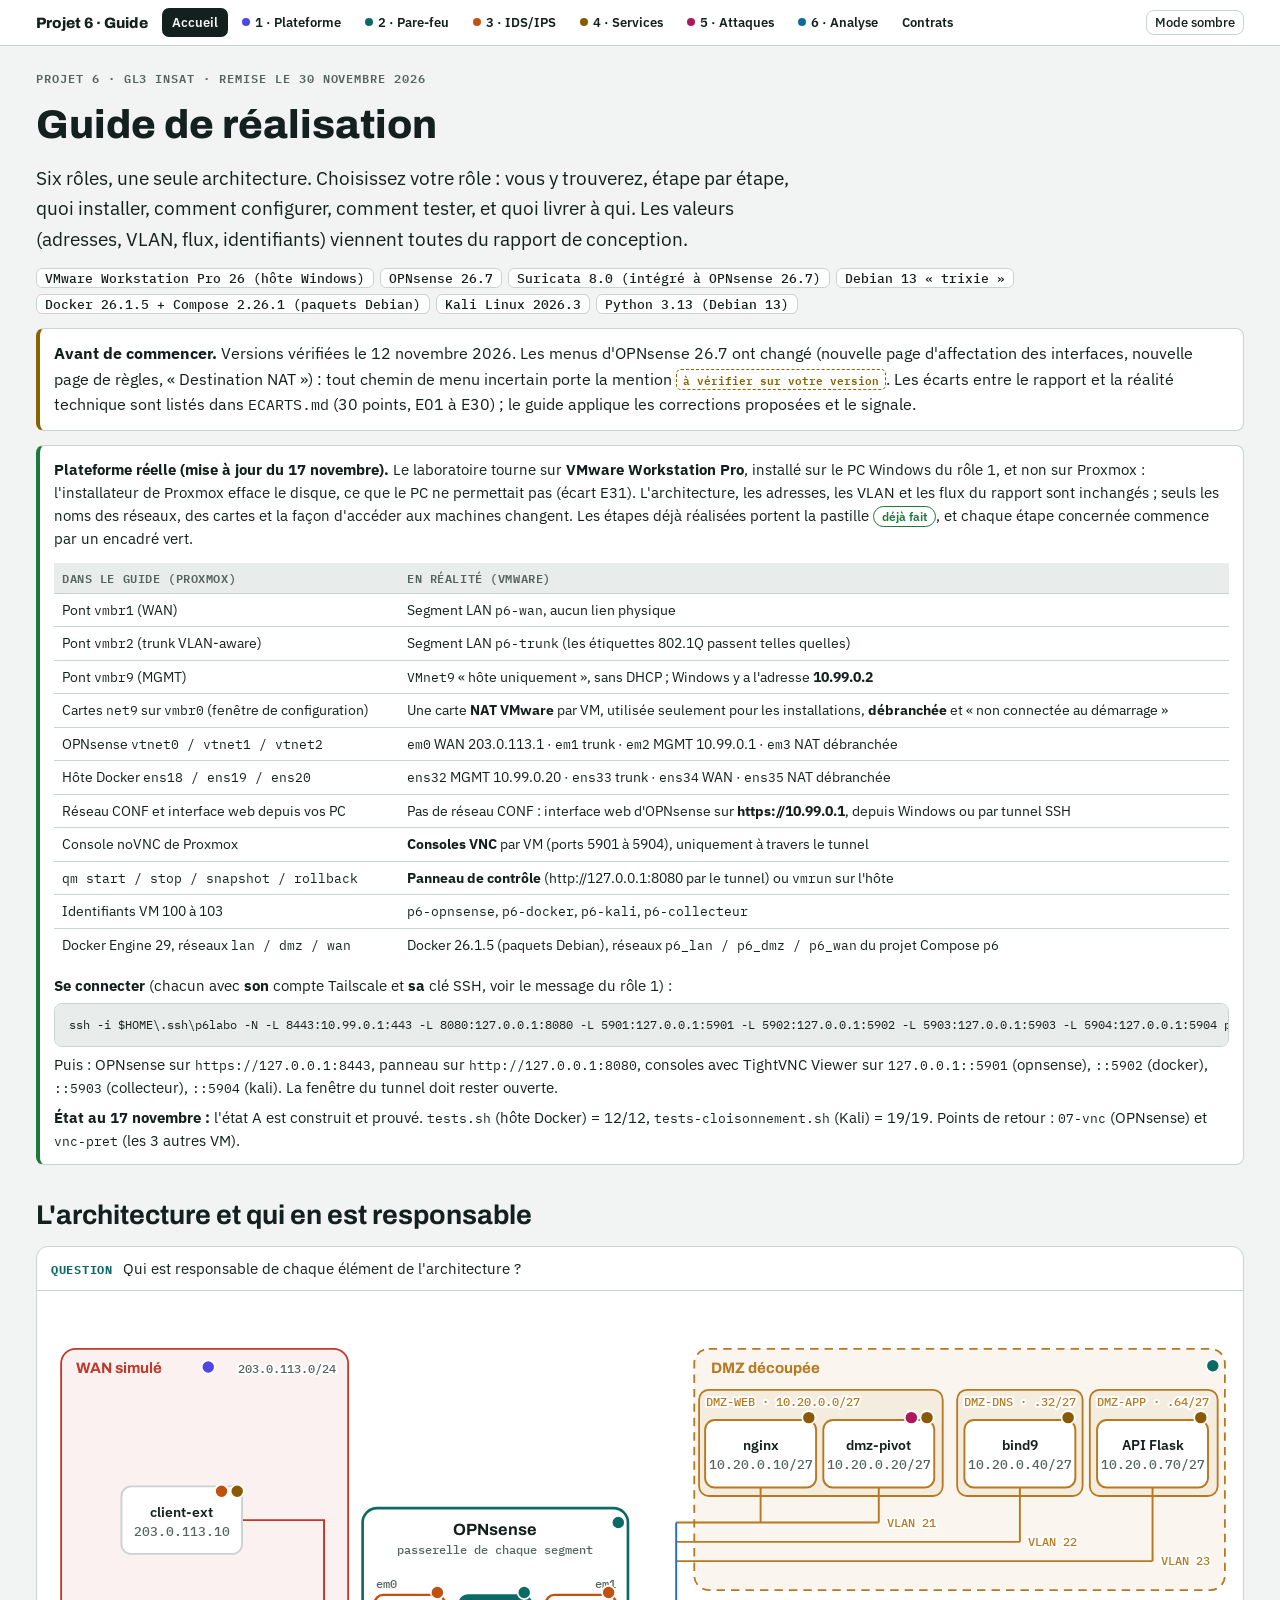
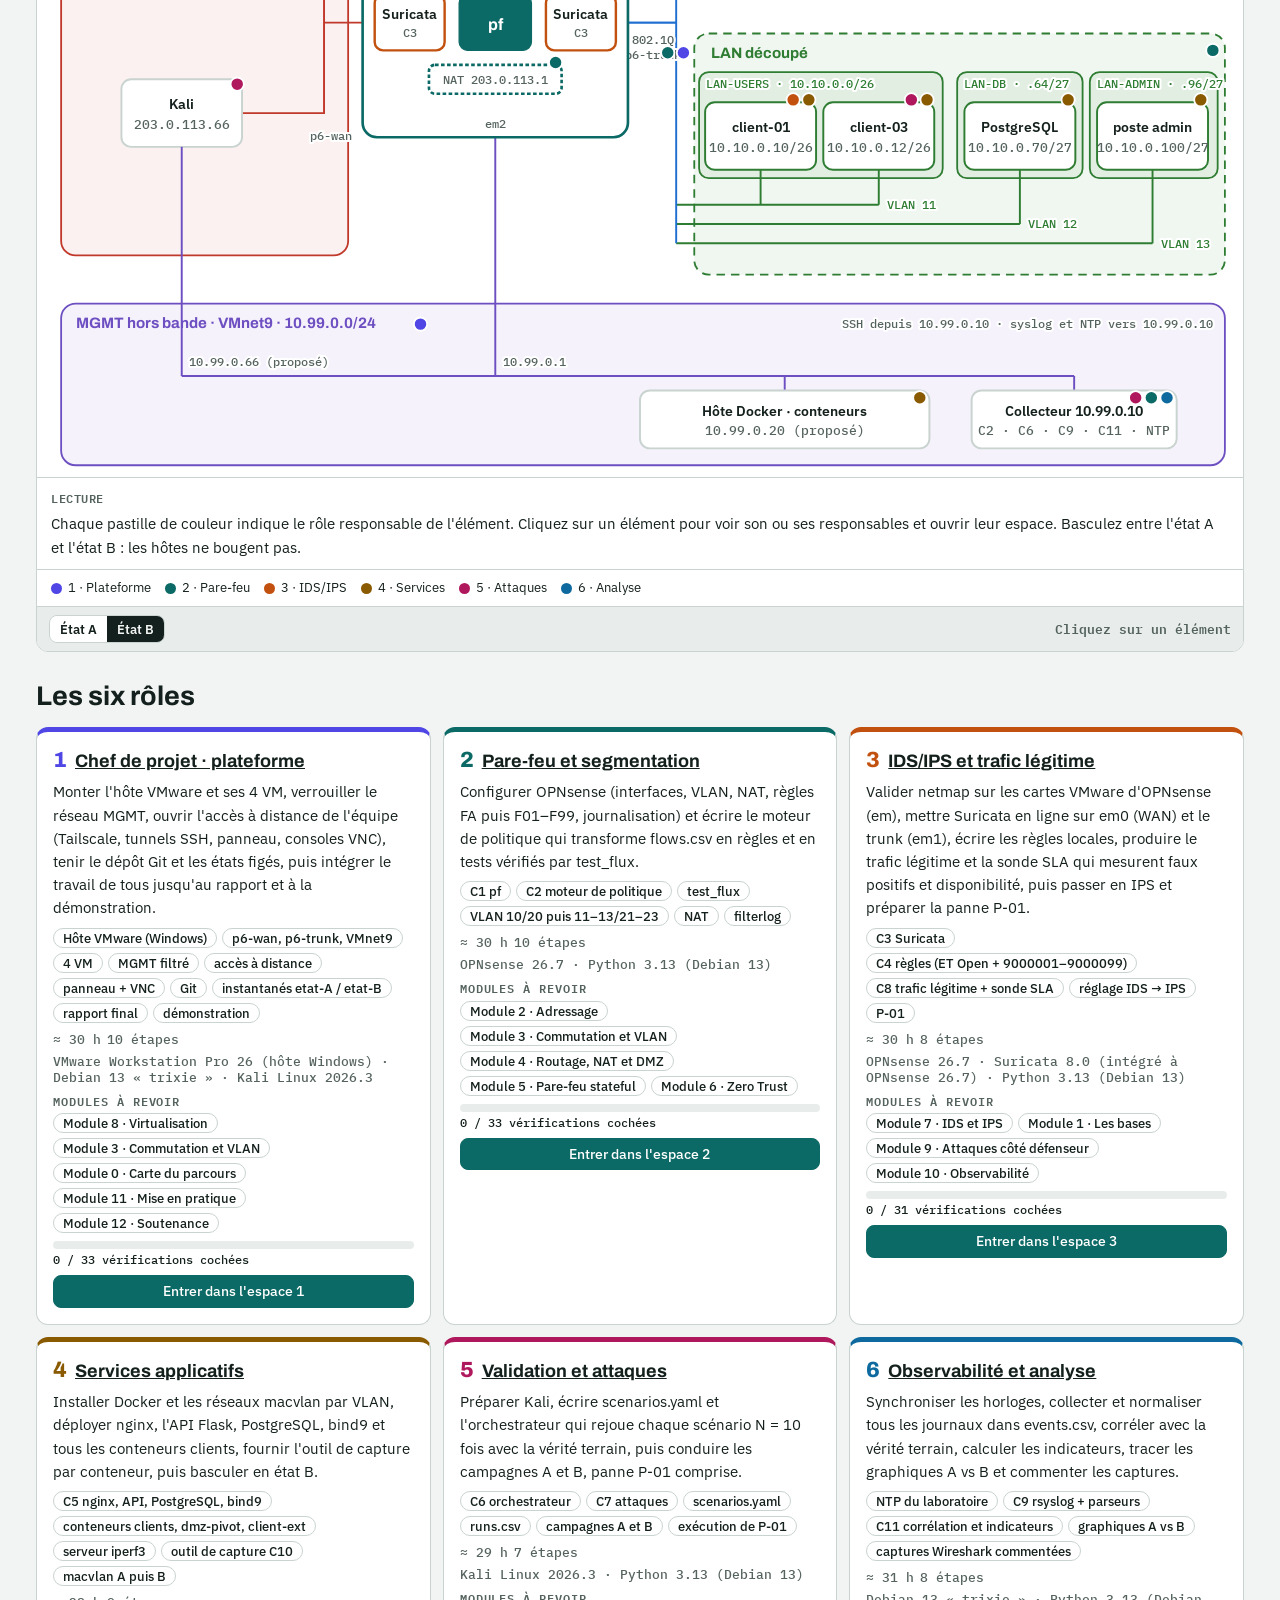
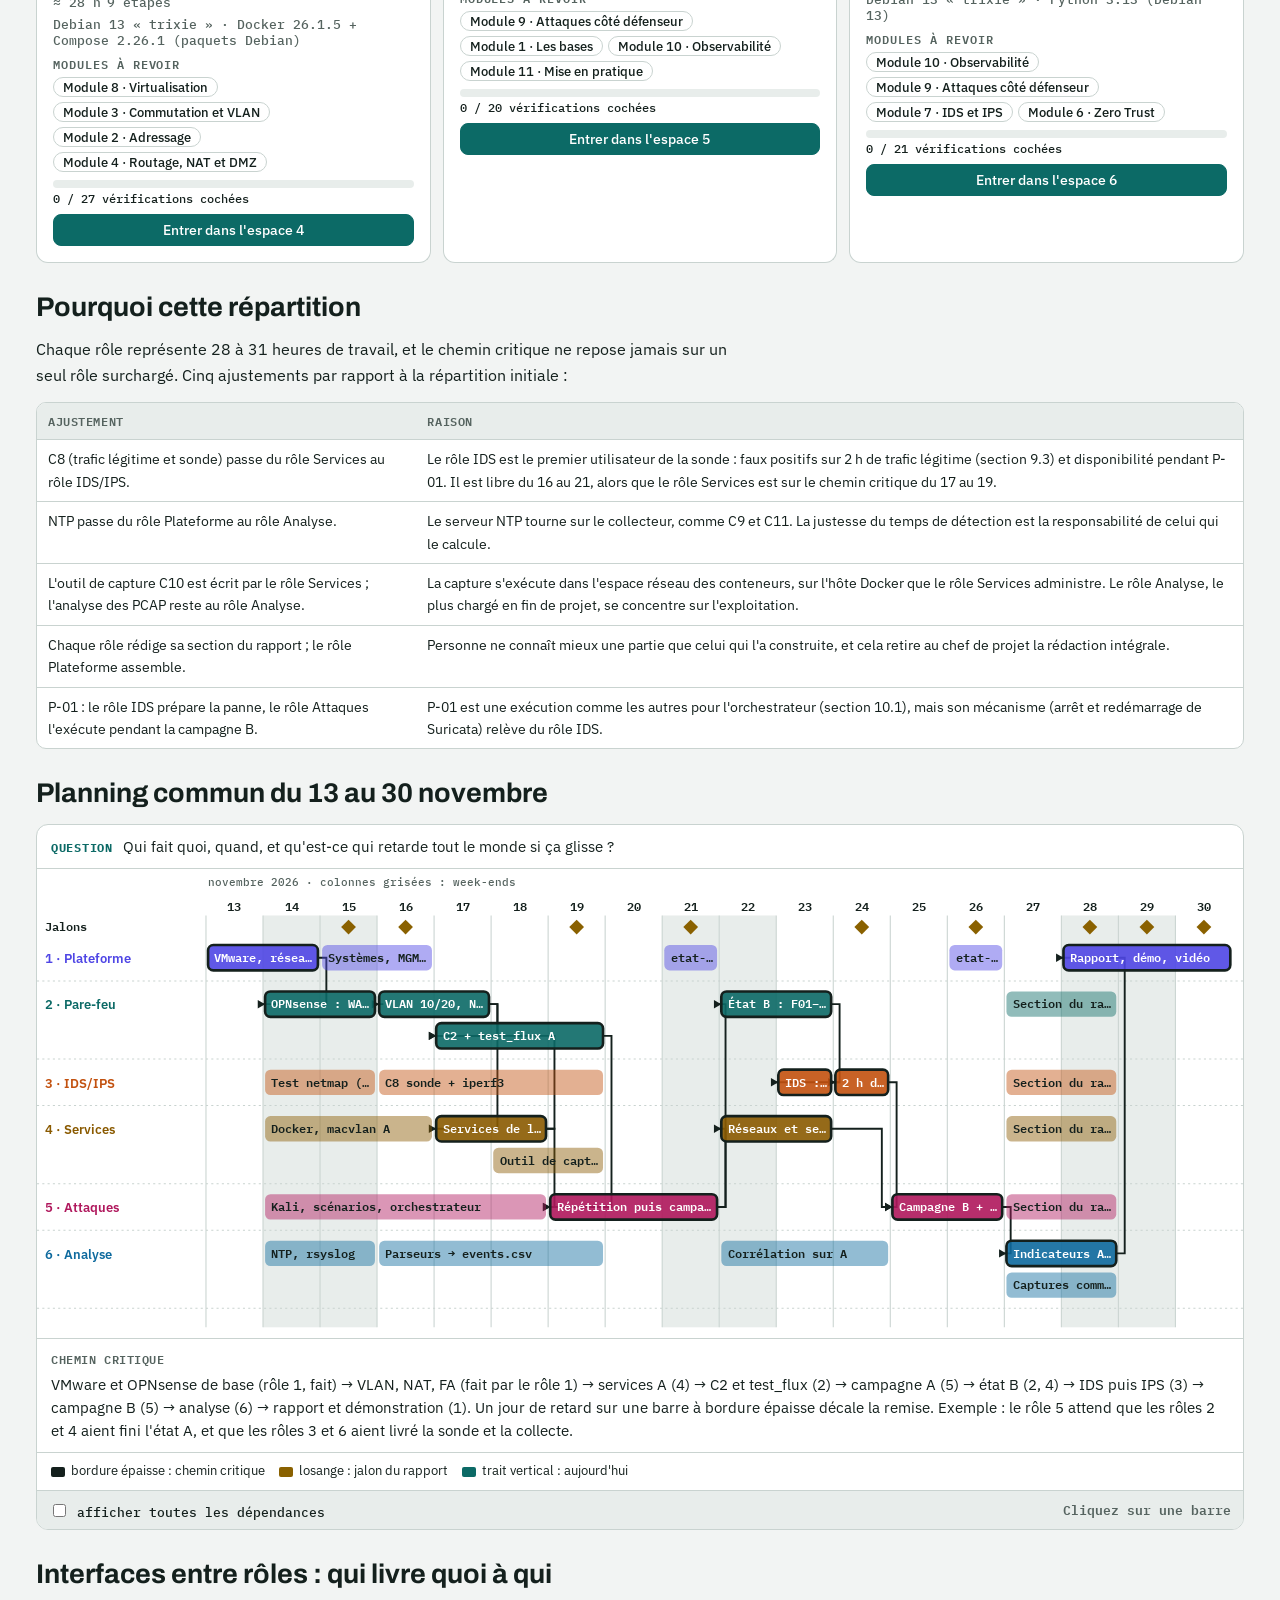
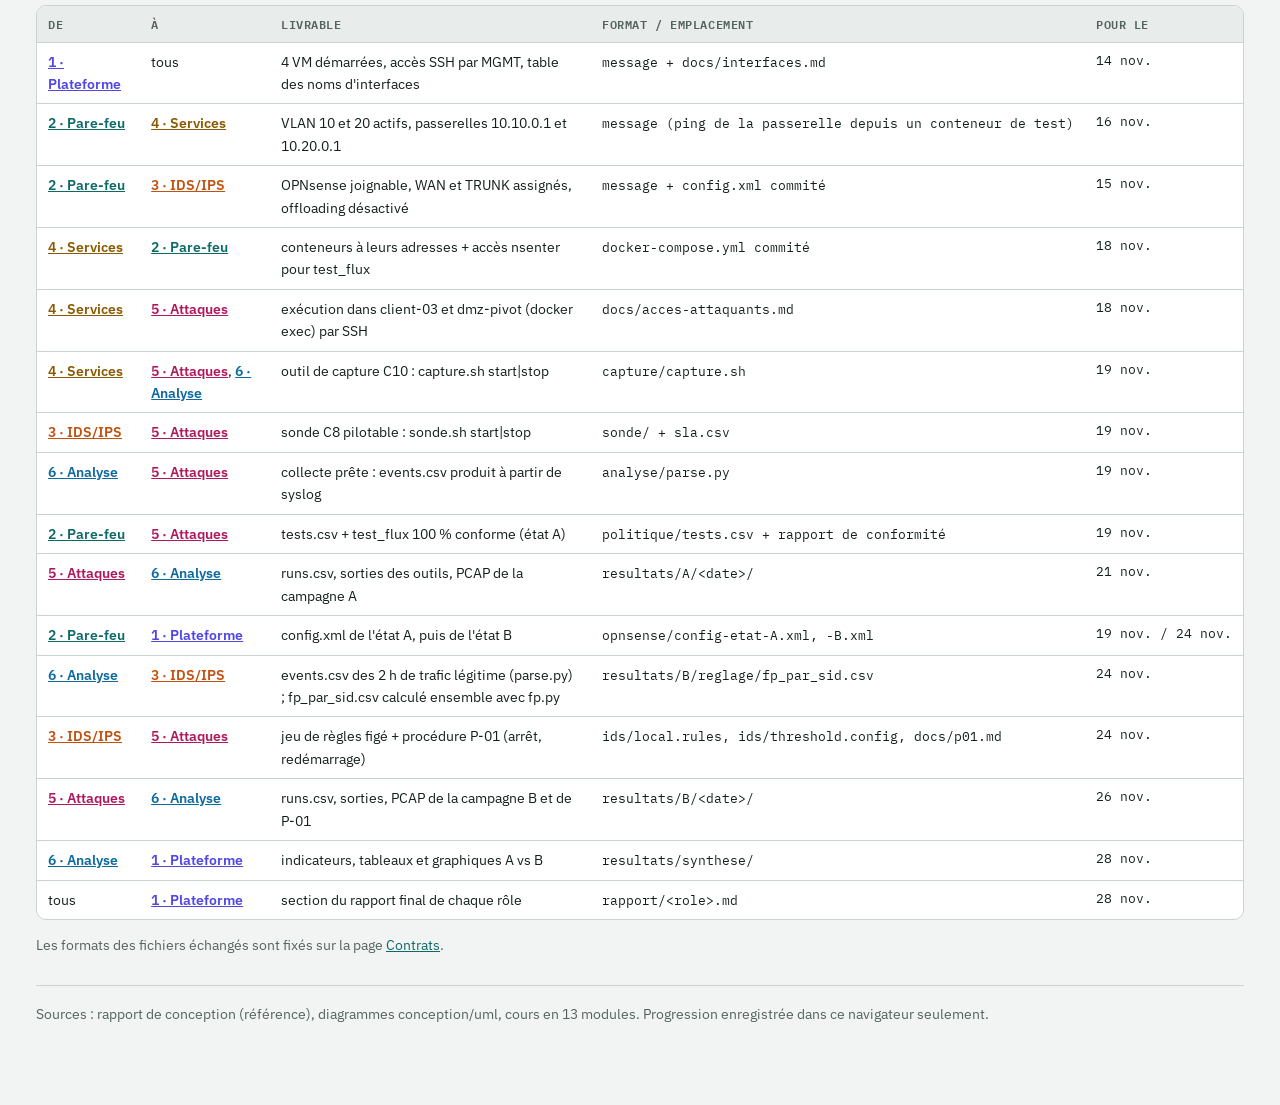
<file: sources/guide/index.html>
<!doctype html><html><head><meta charset=utf8><meta name=viewport content="width=device-width,initial-scale=1,viewport-fit=cover"><style>:root{color-scheme:light;box-sizing:border-box;padding-top:env(safe-area-inset-top,0px);padding-bottom:env(safe-area-inset-bottom,0px)}html{scroll-padding-top:env(safe-area-inset-top,0px)}body{margin:0;padding:0;font:14px -apple-system,BlinkMacSystemFont,sans-serif;background:#fff;color:#000}img{max-width:100%}[hidden]:not([hidden=until-found i]){display:none!important}</style></head><body>
<title>Guide de réalisation Projet 6</title>
<meta name="claude:viewport-fit-sides" content="cover">
<link rel="preconnect" href="https://fonts.googleapis.com">
<link rel="preconnect" href="https://fonts.gstatic.com" crossorigin>
<link rel="stylesheet" href="https://fonts.googleapis.com/css2?family=Archivo:wght@600;700;800&family=IBM+Plex+Mono:wght@400;500;600&family=IBM+Plex+Sans:ital,wght@0,400;0,500;0,600;1,400&display=swap">
<link rel="stylesheet" href="style.css">

<header class="top">
  <div class="in">
    <a class="brand" href="#accueil">Projet 6 · Guide</a>
    <nav class="nav" id="nav" aria-label="Rôles"></nav>
    <button class="btn sm" type="button" id="theme" aria-pressed="false">Mode sombre</button>
  </div>
</header>
<main id="main"><p class="muted">Chargement du guide…</p></main>

<script src="core.js"></script>
<script src="data/home.js"></script>
<script src="data/contrats.js"></script>
<script src="data/role-chef.js"></script>
<script src="data/role-parefeu.js"></script>
<script src="data/role-services.js"></script>
<script src="data/role-attaques.js"></script>
<script src="data/role-ids.js"></script>
<script src="data/role-analyse.js"></script>
<script src="data/rapport.js"></script>
<script src="data/dependances.js"></script>
<script src="schemas-base.js"></script>
<script src="schemas-chef.js"></script>
<script src="schemas-parefeu.js"></script>
<script src="schemas-services.js"></script>
<script src="schemas-attaques.js"></script>
<script src="schemas-ids.js"></script>
<script src="schemas-analyse.js"></script>
<script src="app.js"></script>

</body></html>
</file>
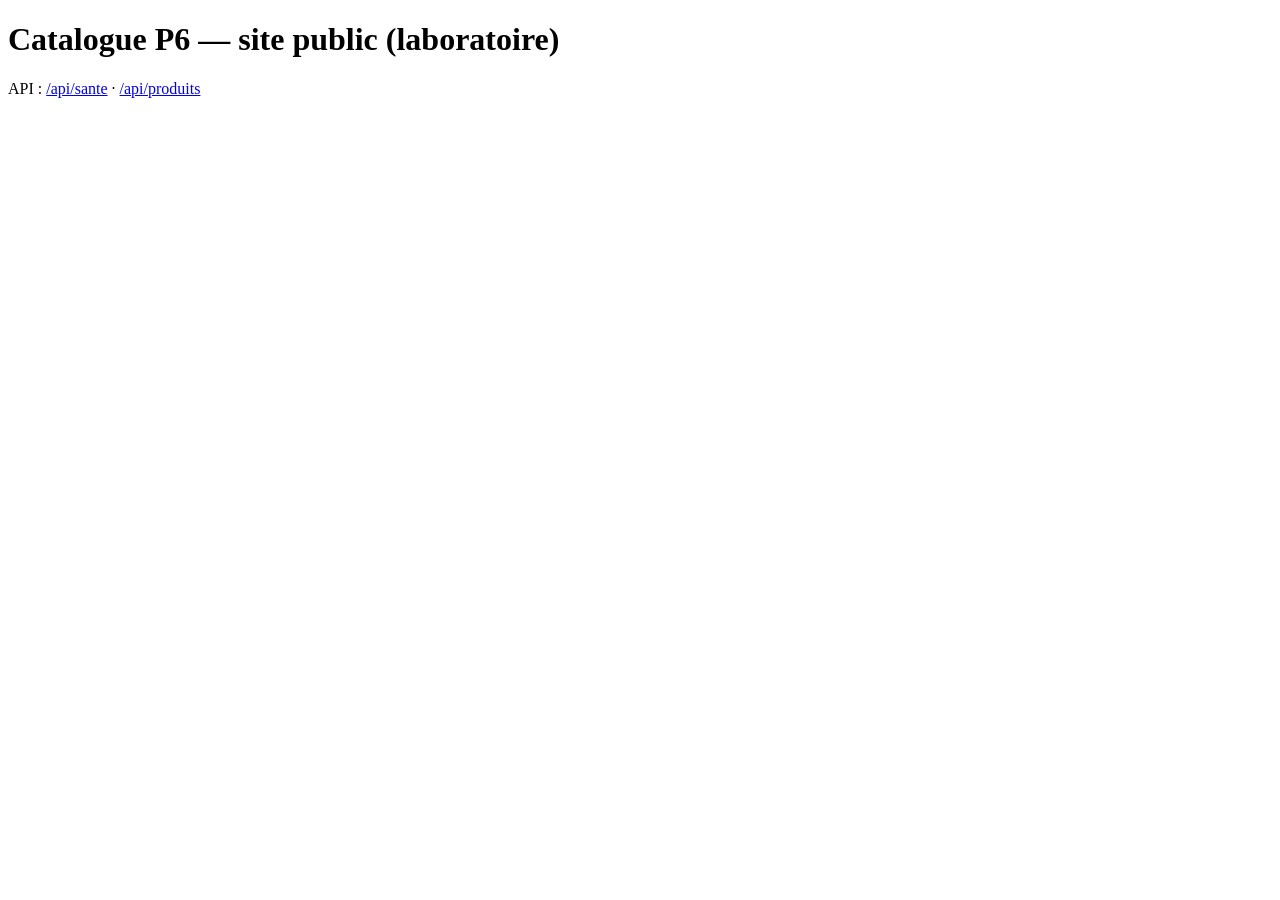
<file: plateforme/labo/docker/p6-etat-a/nginx/html/index.html>
<!DOCTYPE html>
<html lang="fr">
<head><meta charset="utf-8"><title>Catalogue P6</title></head>
<body>
  <h1>Catalogue P6 &mdash; site public (laboratoire)</h1>
  <p>API : <a href="/api/sante">/api/sante</a> &middot; <a href="/api/produits">/api/produits</a></p>
</body>
</html>
</file>
<file: sources/guide/style.css>
/* Guide de réalisation Projet 6.
   Mise en page : barre de navigation fixe en haut, colonne de contenu de 1180 px, étapes repliables.
   Couleurs de zone imposées : WAN rouge, DMZ ambre, LAN vert, MGMT violet, trunk bleu. Accent OPNsense sarcelle, Suricata orange. */
:root{
  --bg:#F2F4F3; --surface:#FFFFFF; --surface-2:#E8EDEB; --line:#C9D3D0; --fg:#14201D; --muted:#55635F;
  --acc:#0C6A66; --on-acc:#FFFFFF;
  --wan:#C0392B; --dmz:#B7791F; --lan:#2E7D32; --mgmt:#6D4FC2; --trunk:#1F6FD1; --ids:#C2510F;
  --ok:#1B7A3A; --bad:#A61B1B; --warn:#8A6100; --chg:#FFF0B3;
  --r1:#4F46E5; --r2:#0C6A66; --r3:#C2510F; --r4:#8A5A00; --r5:#B0185D; --r6:#0E6A9E;
  --f-d:"Archivo","Helvetica Neue",Arial,sans-serif;
  --f-b:"IBM Plex Sans","Segoe UI",system-ui,sans-serif;
  --f-m:"IBM Plex Mono",ui-monospace,Consolas,monospace;
}
@media (prefers-color-scheme: dark){
  :root:not([data-theme="light"]){
    --bg:#0E1513; --surface:#151F1D; --surface-2:#1C2825; --line:#2F3E3A; --fg:#E4ECE9; --muted:#98A7A3;
    --acc:#3DB5AC; --on-acc:#05201D;
    --wan:#F07167; --dmz:#E8B04B; --lan:#66BB6A; --mgmt:#A78BFA; --trunk:#64A5F5; --ids:#F08B52;
    --ok:#5CC27C; --bad:#F2696F; --warn:#E2B04A; --chg:#4A4020;
    --r1:#8B85F7; --r2:#3DB5AC; --r3:#F08B52; --r4:#D9A441; --r5:#F06AA6; --r6:#5DB3E8;
    color-scheme:dark;
  }
}
:root[data-theme="dark"]{
  --bg:#0E1513; --surface:#151F1D; --surface-2:#1C2825; --line:#2F3E3A; --fg:#E4ECE9; --muted:#98A7A3;
  --acc:#3DB5AC; --on-acc:#05201D;
  --wan:#F07167; --dmz:#E8B04B; --lan:#66BB6A; --mgmt:#A78BFA; --trunk:#64A5F5; --ids:#F08B52;
  --ok:#5CC27C; --bad:#F2696F; --warn:#E2B04A; --chg:#4A4020;
  --r1:#8B85F7; --r2:#3DB5AC; --r3:#F08B52; --r4:#D9A441; --r5:#F06AA6; --r6:#5DB3E8;
  color-scheme:dark;
}
*{box-sizing:border-box}
html{scroll-padding-top:calc(76px + env(safe-area-inset-top, 0px))}
body{background:var(--bg);color:var(--fg);font-family:var(--f-b);font-size:16px;line-height:1.6}
body::before{content:"";position:fixed;inset:0 0 auto;height:env(safe-area-inset-top,0px);z-index:30;background:var(--surface)}
h1,h2,h3,h4{font-family:var(--f-d);line-height:1.2;text-wrap:balance;margin:0}
h1{font-size:clamp(26px,4vw,40px);font-weight:800}
h2{font-size:clamp(21px,2.6vw,27px);font-weight:700}
h3{font-size:18px;font-weight:700}
h4{font-size:15.5px;font-weight:700}
p{margin:0}
a{color:var(--acc)}
code,.mono{font-family:var(--f-m);font-size:.92em}
ul,ol{margin:0;padding-left:22px;display:grid;gap:5px}
.muted{color:var(--muted)}
.eyebrow{font:600 12px/1.4 var(--f-m);letter-spacing:.08em;text-transform:uppercase;color:var(--muted)}

/* Barre du haut */
.top{position:sticky;top:env(safe-area-inset-top,0px);z-index:20;background:var(--surface);border-bottom:1px solid var(--line)}
.top .in{max-width:1240px;margin:0 auto;padding-left:max(16px,env(safe-area-inset-left,0px));padding-right:max(16px,env(safe-area-inset-right,0px));padding-block:8px;display:flex;gap:8px 14px;align-items:center;flex-wrap:wrap}
.brand{font:800 15px var(--f-d);color:var(--fg);text-decoration:none;white-space:nowrap}
.nav{display:flex;gap:4px;flex-wrap:wrap;flex:1;min-width:0}
.nav a{font:600 13px var(--f-b);color:var(--fg);text-decoration:none;padding:5px 9px;border-radius:7px;border:1px solid transparent;white-space:nowrap}
.nav a:hover{border-color:var(--line)}
.nav a[aria-current="page"]{background:var(--fg);color:var(--bg)}
.nav a .dot{display:inline-block;width:8px;height:8px;border-radius:50%;margin-right:5px;vertical-align:1px}
.btn{font:500 14px var(--f-b);padding:6px 12px;border-radius:8px;border:1px solid var(--line);background:var(--surface);color:var(--fg);cursor:pointer;line-height:1.3}
.btn:hover{border-color:var(--acc)}
.btn.pri{background:var(--acc);border-color:var(--acc);color:var(--on-acc)}
.btn.sm{font-size:12.5px;padding:3px 8px}
.btn:disabled{opacity:.45;cursor:not-allowed}
.btn:focus-visible,a:focus-visible,select:focus-visible,input:focus-visible,summary:focus-visible,[tabindex]:focus-visible{outline:3px solid var(--acc);outline-offset:2px}
select,input[type=text],input[type=number]{font:500 14px var(--f-b);padding:5px 8px;border-radius:7px;border:1px solid var(--line);background:var(--surface);color:var(--fg);max-width:100%}

/* Page */
main{max-width:1240px;margin:0 auto;padding-left:max(16px,env(safe-area-inset-left,0px));padding-right:max(16px,env(safe-area-inset-right,0px));padding-block:24px 80px;display:grid;gap:28px}
section.blk{display:grid;gap:14px}
.lead{font-size:clamp(17px,1.8vw,19px);max-width:70ch}
.card{background:var(--surface);border:1px solid var(--line);border-radius:12px;padding:16px;min-width:0}
.grid2{display:grid;grid-template-columns:repeat(auto-fit,minmax(min(100%,340px),1fr));gap:14px}
.grid3{display:grid;grid-template-columns:repeat(auto-fill,minmax(min(100%,300px),1fr));gap:12px}
.grid2 > *,.grid3 > *{min-width:0}
.tbl{overflow-x:auto;border:1px solid var(--line);border-radius:10px;background:var(--surface)}
table{border-collapse:collapse;width:100%;font-size:14px}
th,td{text-align:left;padding:8px 11px;border-bottom:1px solid var(--line);vertical-align:top}
th{font:600 11.5px var(--f-m);letter-spacing:.05em;text-transform:uppercase;color:var(--muted);background:var(--surface-2)}
tr:last-child td{border-bottom:0}
td.mono,td code{white-space:nowrap}
.pill{display:inline-block;font:600 11.5px var(--f-m);border:1px solid currentColor;border-radius:5px;padding:0 6px;white-space:nowrap}
.p-ok{color:var(--ok)} .p-bad{color:var(--bad)} .p-warn{color:var(--warn)} .p-ids{color:var(--ids)} .p-acc{color:var(--acc)} .p-mute{color:var(--muted)}
.verif{display:inline-block;font:600 11px var(--f-m);color:var(--warn);border:1px dashed var(--warn);border-radius:5px;padding:0 6px;white-space:nowrap}
.callout{border:1px solid var(--line);border-left:4px solid var(--warn);background:var(--surface);border-radius:8px;padding:12px 14px;display:grid;gap:6px}
.callout.info{border-left-color:var(--acc)} .callout.danger{border-left-color:var(--bad)}

/* Accueil */
.rolecard{display:grid;gap:8px;align-content:start;border-top:5px solid var(--rc)}
.rolecard h3{display:flex;gap:8px;align-items:baseline}
.rolecard .num{font:800 22px var(--f-d);color:var(--rc)}
.rolecard .meta{display:flex;flex-wrap:wrap;gap:6px;font:500 12.5px var(--f-m);color:var(--muted)}
.prog{height:8px;border-radius:4px;background:var(--surface-2);overflow:hidden}
.prog > div{height:100%;background:var(--rc,var(--acc))}
.chips{display:flex;flex-wrap:wrap;gap:5px}
.chip{font:500 12.5px var(--f-b);border:1px solid var(--line);border-radius:999px;padding:1px 9px;color:var(--fg);text-decoration:none;background:var(--surface)}
a.chip:hover{border-color:var(--acc)}
.why{font-size:14.5px}

/* Étapes */
.rolehead{display:grid;gap:10px;border-left:6px solid var(--rc);padding-left:16px}
.versions{display:flex;flex-wrap:wrap;gap:6px}
.versions span{font:500 12.5px var(--f-m);border:1px solid var(--line);border-radius:6px;padding:1px 8px;background:var(--surface)}
details.step{border:1px solid var(--line);border-radius:12px;background:var(--surface)}
details.step > summary{cursor:pointer;list-style:none;display:flex;gap:10px 14px;align-items:center;flex-wrap:wrap;padding:12px 14px}
details.step > summary::-webkit-details-marker{display:none}
details.step > summary .n{font:800 18px var(--f-d);color:var(--rc);min-width:2.2em}
details.step > summary .t{font:700 16px var(--f-d);flex:1;min-width:200px}
details.step > summary .d{font:500 12.5px var(--f-m);color:var(--muted)}
details.step > summary .done{font:600 12px var(--f-m);color:var(--ok)}
details.step[open] > summary{border-bottom:1px solid var(--line)}
.sbody{padding:14px;display:grid;gap:16px}
.part{display:grid;gap:8px}
.part > .lab{font:700 12px var(--f-m);letter-spacing:.07em;text-transform:uppercase;color:var(--rc,var(--acc));display:flex;gap:8px;align-items:center}
.part > .lab::before{content:attr(data-n);display:inline-grid;place-items:center;width:20px;height:20px;border-radius:50%;background:var(--rc,var(--acc));color:var(--surface);font-size:11px}
.code{position:relative;display:grid;gap:4px}
.code .ct{font:600 12.5px var(--f-m);color:var(--muted);display:flex;gap:8px;align-items:center;flex-wrap:wrap}
pre{margin:0;font:12.8px/1.55 var(--f-m);background:var(--surface-2);border:1px solid var(--line);border-radius:8px;padding:12px 14px;overflow-x:auto;white-space:pre;color:var(--fg);tab-size:4}
pre .cm{color:var(--muted)}
.copy{position:absolute;top:24px;right:6px;font:600 11.5px var(--f-b);padding:2px 8px;border-radius:6px;border:1px solid var(--line);background:var(--surface);color:var(--fg);cursor:pointer}
.ui{border:1px solid var(--line);border-radius:8px;padding:10px 12px;background:var(--surface);display:grid;gap:4px;font-size:14.5px}
.ui .path{font:600 13px var(--f-m)}
.test{display:grid;gap:6px;border:1px solid var(--line);border-radius:8px;padding:10px 12px;background:var(--surface)}
.test dl{display:grid;grid-template-columns:minmax(0,auto) 1fr;gap:3px 12px;margin:0;font-size:14px}
.test dt{font:500 12.5px var(--f-m);color:var(--acc)}
.test dd{margin:0}
.panne{display:grid;grid-template-columns:repeat(3,minmax(0,1fr));gap:0;border:1px solid var(--line);border-radius:8px;overflow:hidden;background:var(--surface)}
.panne > div{padding:9px 11px;font-size:14px;border-right:1px solid var(--line);min-width:0}
.panne > div:last-child{border-right:0}
.panne b{display:block;font:600 11px var(--f-m);text-transform:uppercase;letter-spacing:.05em;color:var(--muted)}
.panne code{white-space:normal;overflow-wrap:anywhere}
@media (max-width:760px){.panne{grid-template-columns:1fr}.panne > div{border-right:0;border-bottom:1px solid var(--line)}}
.fini{list-style:none;padding:0;display:grid;gap:6px}
.fini label{display:flex;gap:9px;align-items:flex-start;font-size:14.5px;cursor:pointer}
.fini input{width:17px;height:17px;margin-top:3px;accent-color:var(--rc,var(--acc));flex:none}
.livrer{border:1px dashed var(--rc,var(--acc));border-radius:8px;padding:10px 12px;display:grid;gap:4px;font-size:14.5px}
.qa details{border:1px solid var(--line);border-radius:8px;background:var(--surface);padding:9px 12px}
.qa summary{cursor:pointer;font-weight:600}
.qa details p{margin-top:8px;font-size:14.5px}

/* Schémas */
.sch{border:1px solid var(--line);border-radius:12px;background:var(--surface);display:grid;gap:0;overflow:hidden}
.sch .sq{padding:10px 14px;border-bottom:1px solid var(--line);font-size:14.5px;display:flex;gap:10px;align-items:baseline;flex-wrap:wrap}
.sch .sq b{font:700 12px var(--f-m);letter-spacing:.06em;text-transform:uppercase;color:var(--acc)}
.sch .sv{overflow-x:auto;background:var(--surface)}
.sch .sv svg{display:block;width:100%;height:auto}
.sch .sbar{display:flex;flex-wrap:wrap;gap:6px;align-items:center;padding:8px 12px;border-top:1px solid var(--line);background:var(--surface-2)}
.sch .sbar .cnt{font:600 12.5px var(--f-m);color:var(--muted);margin-left:auto}
.sch .cap{padding:10px 14px;border-top:1px solid var(--line);font-size:14.5px;min-height:52px;display:grid;gap:4px}
.sch .cap .k{font:600 11.5px var(--f-m);color:var(--muted);text-transform:uppercase;letter-spacing:.05em}
.sch .side{border-top:1px solid var(--line);padding:10px 14px;display:grid;gap:6px}
.sch .side table{font:12.5px var(--f-m)}
.sch .side td{white-space:nowrap;padding:4px 8px}
.sch .side tr.new td{background:var(--chg)}
.seg{display:inline-flex;border:1px solid var(--line);border-radius:8px;overflow:hidden}
.seg button{font:600 12.5px var(--f-b);border:0;background:var(--surface);color:var(--fg);padding:5px 10px;cursor:pointer}
.seg button[aria-pressed="true"]{background:var(--fg);color:var(--bg)}
svg text{user-select:none}
.tn{font:600 12px var(--f-b);fill:var(--fg)}
.tb{font:700 13.5px var(--f-d);fill:var(--fg)}
.ti{font:500 10.5px var(--f-m);fill:var(--muted)}
.ts{font:500 10px var(--f-m);fill:var(--muted)}
.tl{font:600 11px var(--f-m);fill:var(--fg)}
.tz{font:700 12.5px var(--f-d)}
.nd{fill:var(--surface);stroke:var(--line);stroke-width:1.6}
.nd.acc{stroke:var(--acc);stroke-width:2.2} .nd.ids{stroke:var(--ids);stroke-width:2} .nd.off{stroke-dasharray:4 3;opacity:.55}
.hl > .nd,.hl > rect{stroke:var(--fg)!important;stroke-width:3!important}
.wr{fill:none;stroke:var(--muted);stroke-width:1.6}
.z{fill-opacity:.07;stroke-width:1.5}
.c-wan{fill:var(--wan);stroke:var(--wan)} .c-dmz{fill:var(--dmz);stroke:var(--dmz)} .c-lan{fill:var(--lan);stroke:var(--lan)} .c-mgmt{fill:var(--mgmt);stroke:var(--mgmt)} .c-trunk{fill:var(--trunk);stroke:var(--trunk)} .c-acc{fill:var(--acc);stroke:var(--acc)} .c-ids{fill:var(--ids);stroke:var(--ids)}
.f-warn{fill:var(--warn)} .s-warn{stroke:var(--warn)} .s-muted{stroke:var(--muted)}
.f-wan{fill:var(--wan)} .f-dmz{fill:var(--dmz)} .f-lan{fill:var(--lan)} .f-mgmt{fill:var(--mgmt)} .f-trunk{fill:var(--trunk)} .f-acc{fill:var(--acc)} .f-ids{fill:var(--ids)} .f-ok{fill:var(--ok)} .f-bad{fill:var(--bad)} .f-muted{fill:var(--muted)} .f-on{fill:var(--on-acc)}
.s-wan{stroke:var(--wan)} .s-dmz{stroke:var(--dmz)} .s-lan{stroke:var(--lan)} .s-mgmt{stroke:var(--mgmt)} .s-trunk{stroke:var(--trunk)} .s-acc{stroke:var(--acc)} .s-ids{stroke:var(--ids)} .s-ok{stroke:var(--ok)} .s-bad{stroke:var(--bad)}
.trail{fill:none;stroke-width:3.2;stroke-linecap:round;stroke-linejoin:round}
.trail.old{opacity:.25}
.trail.fin{opacity:.6}
.pk{stroke:var(--surface);stroke-width:2}
.pl rect{fill:var(--surface);stroke-width:1.8}
.pl text{font:600 11px var(--f-b)}
.pl.ok rect{stroke:var(--ok)} .pl.ok text{fill:var(--ok)}
.pl.bad rect{stroke:var(--bad)} .pl.bad text{fill:var(--bad)}
.pl.ids rect{stroke:var(--ids)} .pl.ids text{fill:var(--ids)}
.pl.acc rect{stroke:var(--acc)} .pl.acc text{fill:var(--acc)}
.pl.warn rect{stroke:var(--warn)} .pl.warn text{fill:var(--warn)}
.pl.mute rect{stroke:var(--muted);stroke-dasharray:4 3} .pl.mute text{fill:var(--muted)}
.clk{cursor:pointer}
.legend{display:flex;flex-wrap:wrap;gap:6px 14px;font-size:13px;padding:8px 14px;border-top:1px solid var(--line)}
.legend span{display:inline-flex;gap:6px;align-items:center}
.legend i{width:14px;height:10px;border-radius:2px;display:inline-block}

/* Contrats */
.contract{display:grid;gap:8px}
.cols{display:flex;flex-wrap:wrap;gap:4px}
.cols code{border:1px solid var(--line);border-radius:5px;padding:1px 6px;background:var(--surface-2);font-size:12.5px}

footer{border-top:1px solid var(--line);padding-top:18px;color:var(--muted);font-size:13.5px}

@media (prefers-reduced-motion: reduce){ *{scroll-behavior:auto!important} }
@media print{
  :root{--bg:#fff;--surface:#fff;--surface-2:#f2f2f2}
  body{font-size:11pt}
  .top,.sbar,.copy,.noprint,#theme{display:none!important}
  main{padding:0;max-width:none}
  details.step{break-inside:auto;border-color:#999}
  details.step > .sbody{display:grid!important}
  pre{white-space:pre-wrap;overflow-wrap:anywhere;font-size:9pt}
  .sch{break-inside:avoid}
  a{color:#000}
}
/* liseré de fond : les petites étiquettes restent lisibles quand un trait les croise */
.sch svg .ts,.sch svg .halo{paint-order:stroke;stroke:var(--surface);stroke-width:3.5px;stroke-linejoin:round}
/* Les grilles laissent leurs enfants rétrécir : les schémas larges défilent dans leur cadre au lieu d'élargir la page */
main > *,section.blk > *,.sch > *,.sbody > *,.part > *{min-width:0}

.shots{border:1px solid var(--rc,var(--acc));border-left-width:5px;border-radius:8px;padding:10px 14px;background:color-mix(in srgb,var(--rc,var(--acc)) 7%,transparent);font-size:14.5px}
.shots .lab{margin:0 0 4px;font-weight:600}
.shots ul{margin:0;padding-left:18px;display:grid;gap:4px}
@media print{.shots{break-inside:avoid}}

/* dépendances entre membres */
.dep{--dc:#2f7d4f;border:1px solid var(--dc);border-left-width:5px;border-radius:8px;padding:10px 14px;display:grid;gap:6px;background:color-mix(in srgb,var(--dc) 7%,transparent);font-size:14.5px}
.dep p{margin:0}.dep-l{font-size:13px;color:var(--mut,inherit);opacity:.85}.dep-n{font-size:14px}
.dep-seul{--dc:#2f7d4f}.dep-prep{--dc:#1d6b86}.dep-hote{--dc:#b7791f}.dep-ensemble{--dc:#c2493d}.dep-apres{--dc:#6b55b5}
.depchip{font-size:12px;font-weight:600;padding:2px 8px;border-radius:999px;border:1px solid var(--dc);color:var(--dc);white-space:nowrap}
.depchip.dep-seul{--dc:#2f7d4f}.depchip.dep-prep{--dc:#1d6b86}.depchip.dep-hote{--dc:#b7791f}.depchip.dep-ensemble{--dc:#c2493d}.depchip.dep-apres{--dc:#6b55b5}
@media (prefers-color-scheme: dark){:root:not([data-theme="light"]) .dep-seul,:root:not([data-theme="light"]) .depchip.dep-seul{--dc:#6cc08e}:root:not([data-theme="light"]) .dep-prep,:root:not([data-theme="light"]) .depchip.dep-prep{--dc:#5fb3cf}:root:not([data-theme="light"]) .dep-hote,:root:not([data-theme="light"]) .depchip.dep-hote{--dc:#e0a54a}:root:not([data-theme="light"]) .dep-ensemble,:root:not([data-theme="light"]) .depchip.dep-ensemble{--dc:#e2776b}:root:not([data-theme="light"]) .dep-apres,:root:not([data-theme="light"]) .depchip.dep-apres{--dc:#a593e6}}
:root[data-theme="dark"] .dep-seul,:root[data-theme="dark"] .depchip.dep-seul{--dc:#6cc08e}:root[data-theme="dark"] .dep-prep,:root[data-theme="dark"] .depchip.dep-prep{--dc:#5fb3cf}:root[data-theme="dark"] .dep-hote,:root[data-theme="dark"] .depchip.dep-hote{--dc:#e0a54a}:root[data-theme="dark"] .dep-ensemble,:root[data-theme="dark"] .depchip.dep-ensemble{--dc:#e2776b}:root[data-theme="dark"] .dep-apres,:root[data-theme="dark"] .depchip.dep-apres{--dc:#a593e6}
@media print{.dep{break-inside:avoid}}

/* Mise à jour du 17 novembre : plateforme réelle (VMware) */
.callout.maj{border-left-color:var(--ok);margin-bottom:6px}
.callout.maj .maj-t{font-size:12px;font-weight:700;text-transform:uppercase;letter-spacing:.04em;color:var(--ok);margin:0}
.callout.maj p,.callout.maj li{font-size:14.5px}
.callout.maj ul{margin:0;padding-left:20px}
.depchip.fait{--dc:var(--ok)}
.reel{width:100%;border-collapse:collapse;font-size:14px;margin:6px 0}
.reel th,.reel td{border-bottom:1px solid var(--line);padding:5px 8px;text-align:left;vertical-align:top}
.reel th{font-weight:600}
</file>
